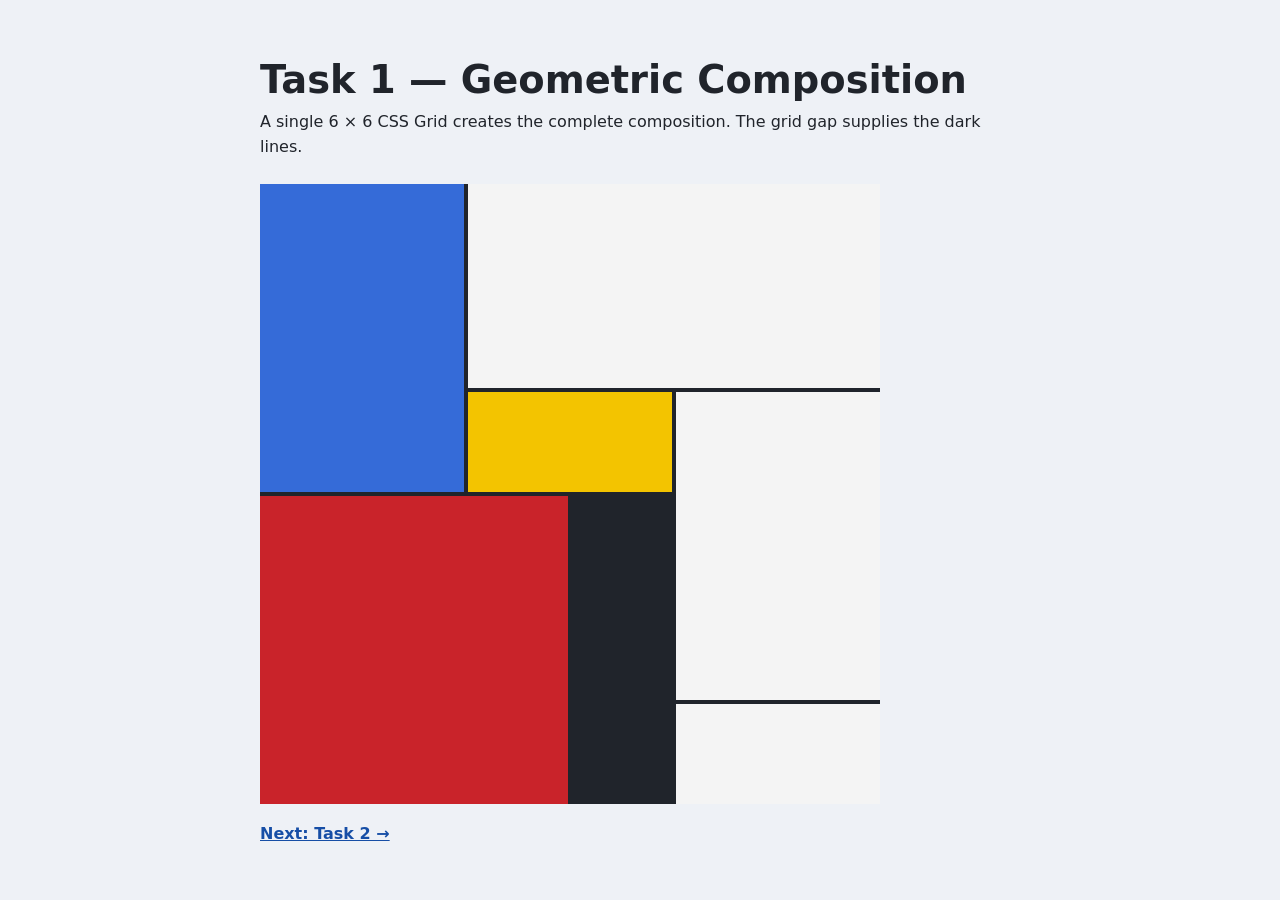
<file: assignment2/task1/index.html>
<!doctype html>
<html lang="en">
<head>
  <meta charset="utf-8">
  <meta name="viewport" content="width=device-width, initial-scale=1">
  <title>Task 1 — Geometric Composition</title>
  <link rel="stylesheet" href="style.css">
</head>
<body>
  <main class="page">
    <h1>Task 1 — Geometric Composition</h1>
    <p class="intro">A single 6 × 6 CSS Grid creates the complete composition. The grid gap supplies the dark lines.</p>
    <section class="composition" aria-label="Six by six geometric composition">
      <div class="block blue"></div>
      <div class="block top-white"></div>
      <div class="block yellow"></div>
      <div class="block middle-white"></div>
      <div class="block red"></div>
      <div class="block black"></div>
      <div class="block bottom-white"></div>
    </section>
    <a class="back" href="../task2/index.html">Next: Task 2 →</a>
  </main>
</body>
</html>
</file>
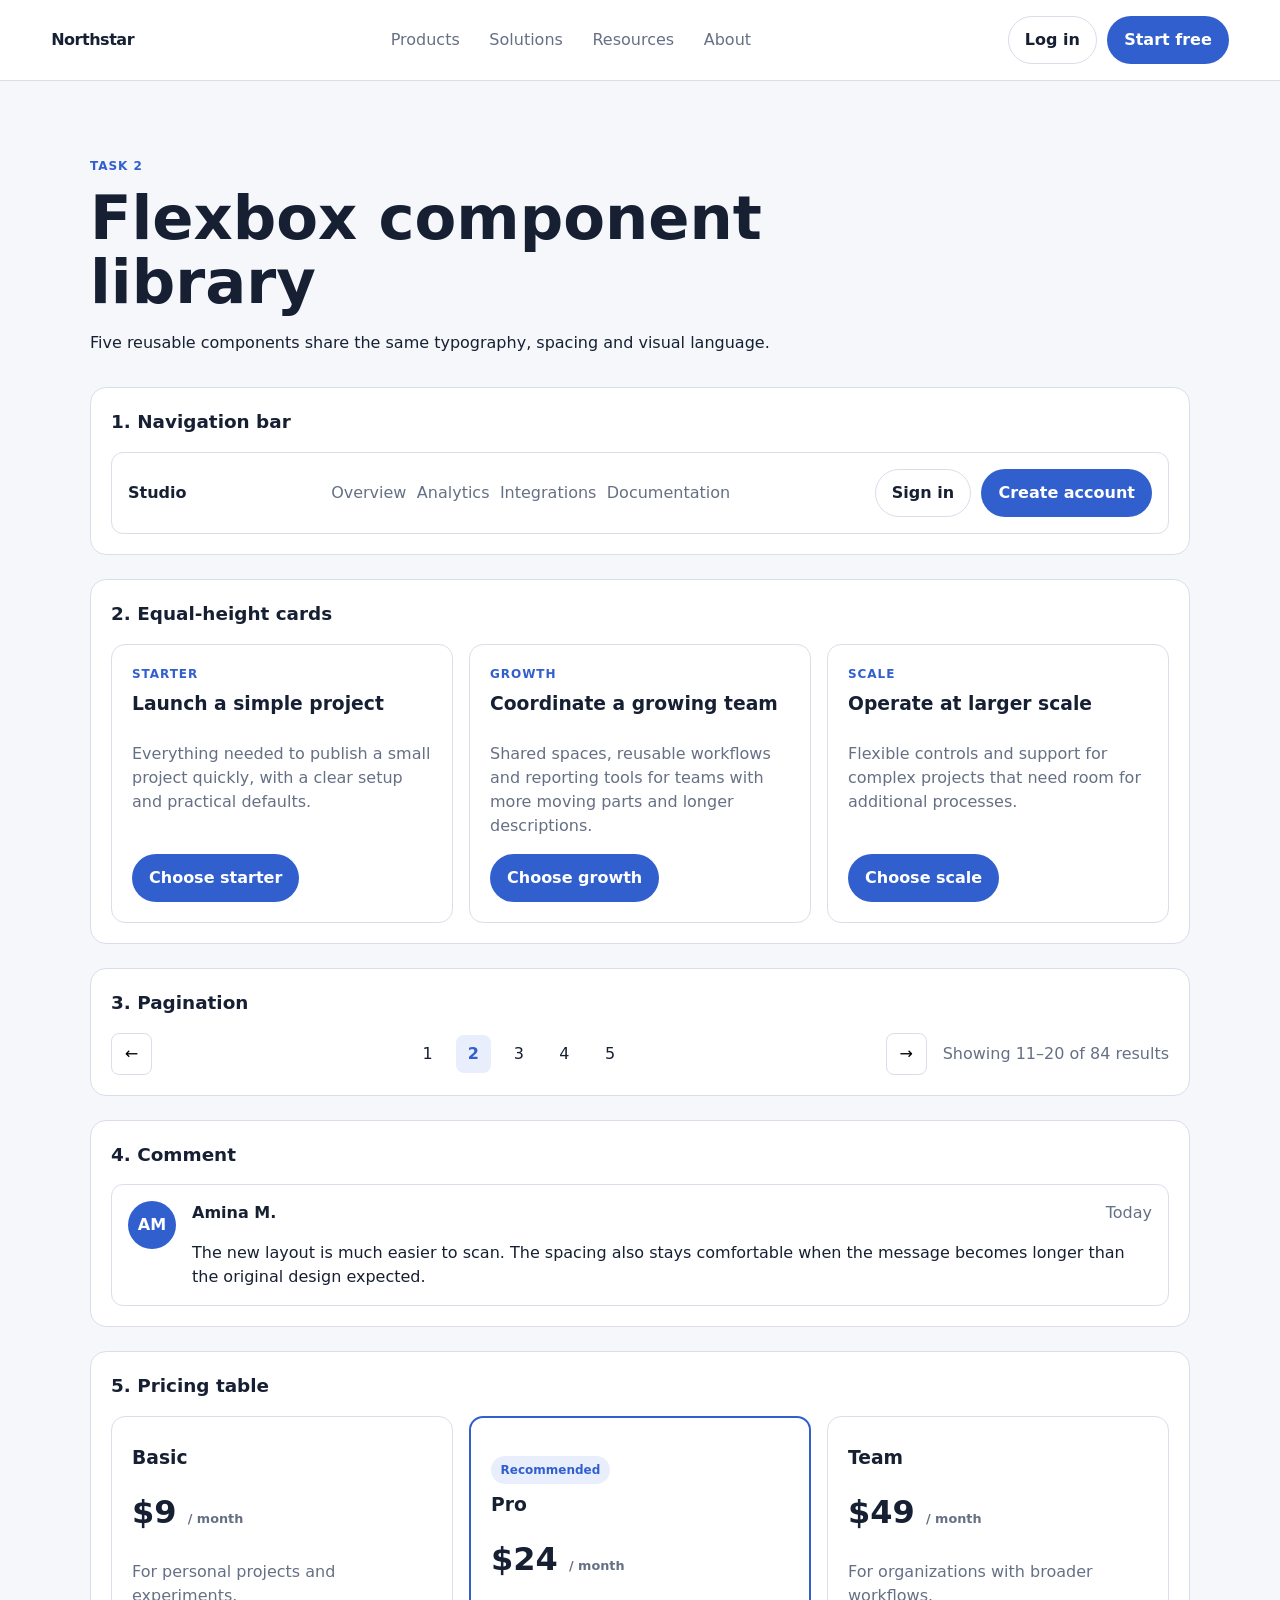
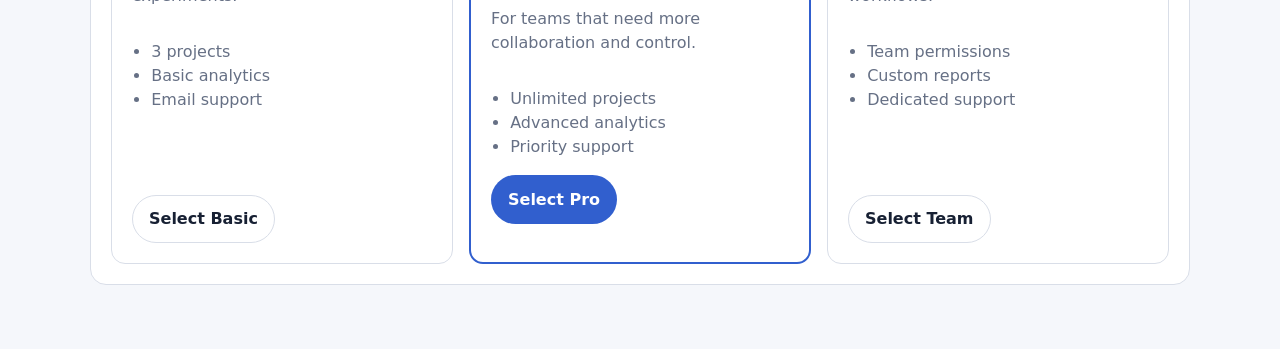
<file: assignment2/task2/index.html>
<!doctype html>
<html lang="en">
<head>
  <meta charset="utf-8">
  <meta name="viewport" content="width=device-width, initial-scale=1">
  <title>Task 2 — Flexbox Component Library</title>
  <link rel="stylesheet" href="style.css">
</head>
<body>
<header class="site-header">
  <a class="logo" href="#">Northstar</a>
  <nav class="nav-links" aria-label="Main navigation">
    <a href="#components">Products</a><a href="#components">Solutions</a><a href="#components">Resources</a><a href="#components">About</a>
  </nav>
  <div class="nav-actions"><a class="button secondary" href="#pricing">Log in</a><a class="button primary" href="#pricing">Start free</a></div>
</header>
<main id="components" class="library">
  <section class="hero"><p class="eyebrow">Task 2</p><h1>Flexbox component library</h1><p>Five reusable components share the same typography, spacing and visual language.</p></section>

  <section class="component"><h2>1. Navigation bar</h2><div class="demo-nav"><strong>Studio</strong><div class="demo-links"><a href="#">Overview</a><a href="#">Analytics</a><a href="#">Integrations</a><a href="#">Documentation</a></div><div class="demo-actions"><span class="button secondary">Sign in</span><span class="button primary">Create account</span></div></div></section>

  <section class="component"><h2>2. Equal-height cards</h2><div class="cards">
    <article class="card"><span class="tag">Starter</span><h3>Launch a simple project</h3><p>Everything needed to publish a small project quickly, with a clear setup and practical defaults.</p><a class="button primary" href="#">Choose starter</a></article>
    <article class="card"><span class="tag">Growth</span><h3>Coordinate a growing team</h3><p>Shared spaces, reusable workflows and reporting tools for teams with more moving parts and longer descriptions.</p><a class="button primary" href="#">Choose growth</a></article>
    <article class="card"><span class="tag">Scale</span><h3>Operate at larger scale</h3><p>Flexible controls and support for complex projects that need room for additional processes.</p><a class="button primary" href="#">Choose scale</a></article>
  </div></section>

  <section class="component"><h2>3. Pagination</h2><div class="pagination"><button class="page-arrow" aria-label="Previous">←</button><div class="pages"><a href="#">1</a><a class="current" href="#">2</a><a href="#">3</a><a href="#">4</a><a href="#">5</a></div><button class="page-arrow" aria-label="Next">→</button><span class="results">Showing 11–20 of 84 results</span></div></section>

  <section class="component"><h2>4. Comment</h2><article class="comment"><div class="avatar" aria-hidden="true">AM</div><div class="comment-body"><div class="comment-meta"><strong>Amina M.</strong><time datetime="2026-10-05">Today</time></div><p>The new layout is much easier to scan. The spacing also stays comfortable when the message becomes longer than the original design expected.</p></div></article></section>

  <section class="component" id="pricing"><h2>5. Pricing table</h2><div class="pricing"><article class="plan"><h3>Basic</h3><p class="price">$9 <small>/ month</small></p><p>For personal projects and experiments.</p><ul><li>3 projects</li><li>Basic analytics</li><li>Email support</li></ul><a class="button secondary" href="#">Select Basic</a></article><article class="plan featured"><span class="recommended">Recommended</span><h3>Pro</h3><p class="price">$24 <small>/ month</small></p><p>For teams that need more collaboration and control.</p><ul><li>Unlimited projects</li><li>Advanced analytics</li><li>Priority support</li></ul><a class="button primary" href="#">Select Pro</a></article><article class="plan"><h3>Team</h3><p class="price">$49 <small>/ month</small></p><p>For organizations with broader workflows.</p><ul><li>Team permissions</li><li>Custom reports</li><li>Dedicated support</li></ul><a class="button secondary" href="#">Select Team</a></article></div></section>
</main>
</body>
</html>
</file>
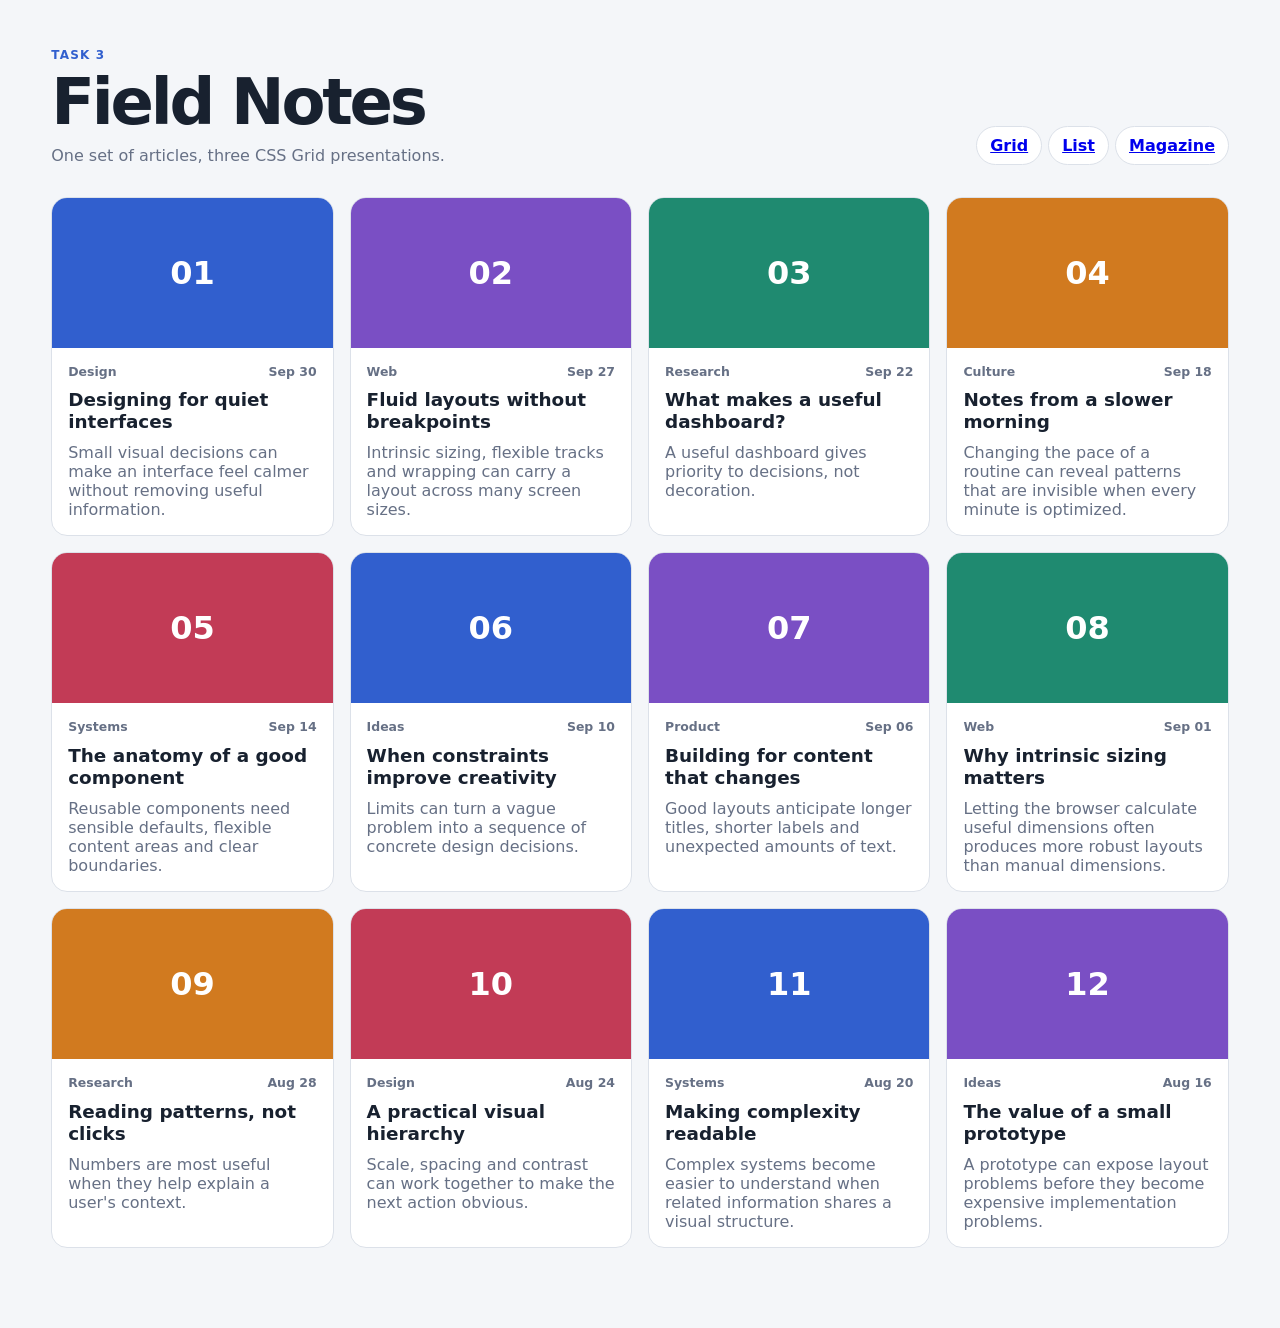
<file: assignment2/task3/index.html>
<!doctype html>
<html lang="en">
<head>
  <meta charset="utf-8">
  <meta name="viewport" content="width=device-width, initial-scale=1">
  <title>Task 3 — Three Layouts, One Markup</title>
  <link rel="stylesheet" href="style.css">
</head>
<body>
<main class="page">
  <header class="site-head">
    <div><p class="eyebrow">Task 3</p><h1>Field Notes</h1><p>One set of articles, three CSS Grid presentations.</p></div>
    <nav class="switcher" aria-label="Layout modes"><a href="index.html">Grid</a><a href="list.html">List</a><a href="magazine.html">Magazine</a></nav>
  </header>

  <!-- Change only the class on .articles: grid-mode, list-mode, or magazine-mode. The item markup stays identical. -->
  <section class="articles grid-mode" id="grid" aria-label="Article collection">
    <article class="item"><div class="thumb t1">01</div><div class="item-content"><div class="meta"><span>Design</span><time datetime="2026-09-30">Sep 30</time></div><h2>Designing for quiet interfaces</h2><p>Small visual decisions can make an interface feel calmer without removing useful information.</p></div></article>
    <article class="item"><div class="thumb t2">02</div><div class="item-content"><div class="meta"><span>Web</span><time datetime="2026-09-27">Sep 27</time></div><h2>Fluid layouts without breakpoints</h2><p>Intrinsic sizing, flexible tracks and wrapping can carry a layout across many screen sizes.</p></div></article>
    <article class="item"><div class="thumb t3">03</div><div class="item-content"><div class="meta"><span>Research</span><time datetime="2026-09-22">Sep 22</time></div><h2>What makes a useful dashboard?</h2><p>A useful dashboard gives priority to decisions, not decoration.</p></div></article>
    <article class="item"><div class="thumb t4">04</div><div class="item-content"><div class="meta"><span>Culture</span><time datetime="2026-09-18">Sep 18</time></div><h2>Notes from a slower morning</h2><p>Changing the pace of a routine can reveal patterns that are invisible when every minute is optimized.</p></div></article>
    <article class="item"><div class="thumb t5">05</div><div class="item-content"><div class="meta"><span>Systems</span><time datetime="2026-09-14">Sep 14</time></div><h2>The anatomy of a good component</h2><p>Reusable components need sensible defaults, flexible content areas and clear boundaries.</p></div></article>
    <article class="item"><div class="thumb t6">06</div><div class="item-content"><div class="meta"><span>Ideas</span><time datetime="2026-09-10">Sep 10</time></div><h2>When constraints improve creativity</h2><p>Limits can turn a vague problem into a sequence of concrete design decisions.</p></div></article>
    <article class="item"><div class="thumb t7">07</div><div class="item-content"><div class="meta"><span>Product</span><time datetime="2026-09-06">Sep 06</time></div><h2>Building for content that changes</h2><p>Good layouts anticipate longer titles, shorter labels and unexpected amounts of text.</p></div></article>
    <article class="item"><div class="thumb t8">08</div><div class="item-content"><div class="meta"><span>Web</span><time datetime="2026-09-01">Sep 01</time></div><h2>Why intrinsic sizing matters</h2><p>Letting the browser calculate useful dimensions often produces more robust layouts than manual dimensions.</p></div></article>
    <article class="item"><div class="thumb t9">09</div><div class="item-content"><div class="meta"><span>Research</span><time datetime="2026-08-28">Aug 28</time></div><h2>Reading patterns, not clicks</h2><p>Numbers are most useful when they help explain a user's context.</p></div></article>
    <article class="item"><div class="thumb t10">10</div><div class="item-content"><div class="meta"><span>Design</span><time datetime="2026-08-24">Aug 24</time></div><h2>A practical visual hierarchy</h2><p>Scale, spacing and contrast can work together to make the next action obvious.</p></div></article>
    <article class="item"><div class="thumb t11">11</div><div class="item-content"><div class="meta"><span>Systems</span><time datetime="2026-08-20">Aug 20</time></div><h2>Making complexity readable</h2><p>Complex systems become easier to understand when related information shares a visual structure.</p></div></article>
    <article class="item"><div class="thumb t12">12</div><div class="item-content"><div class="meta"><span>Ideas</span><time datetime="2026-08-16">Aug 16</time></div><h2>The value of a small prototype</h2><p>A prototype can expose layout problems before they become expensive implementation problems.</p></div></article>
  </section>
</main>
</body>
</html>
</file>
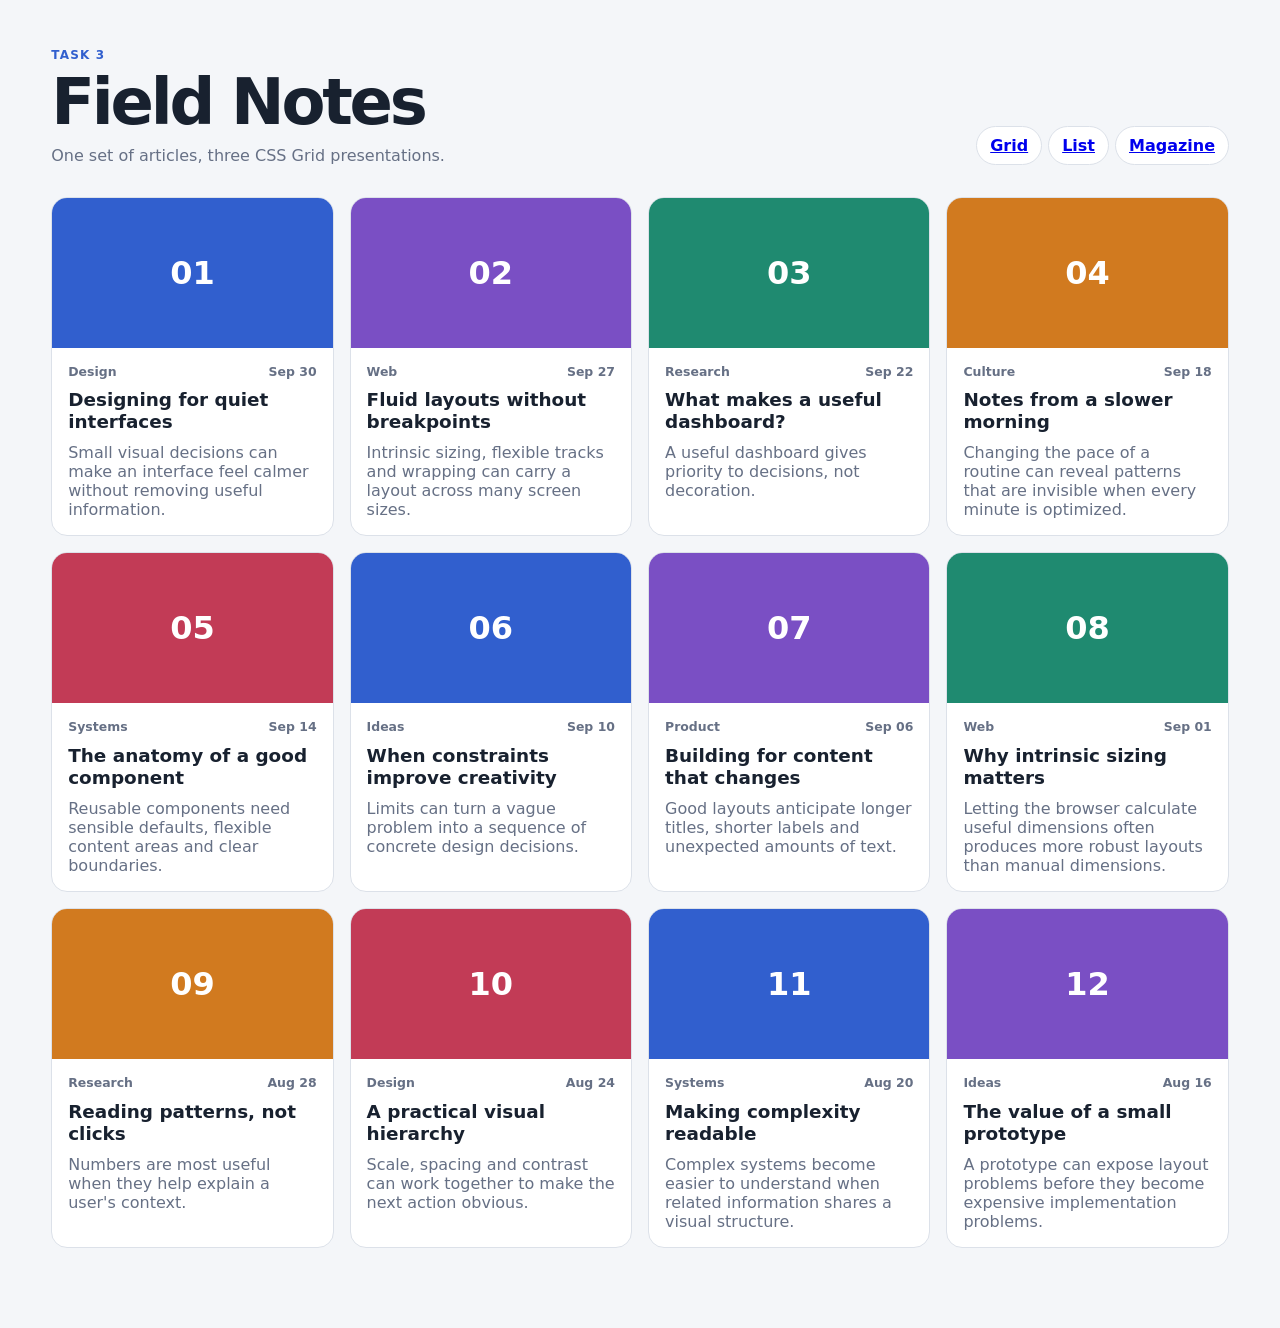
<file: assignment2/task3/grid.html>
<!doctype html>
<html lang="en">
<head>
  <meta charset="utf-8">
  <meta name="viewport" content="width=device-width, initial-scale=1">
  <title>Task 3 — Three Layouts, One Markup</title>
  <link rel="stylesheet" href="style.css">
</head>
<body>
<main class="page">
  <header class="site-head">
    <div><p class="eyebrow">Task 3</p><h1>Field Notes</h1><p>One set of articles, three CSS Grid presentations.</p></div>
    <nav class="switcher" aria-label="Layout modes"><a href="grid.html">Grid</a><a href="list.html">List</a><a href="magazine.html">Magazine</a></nav>
  </header>

  <!-- Change only the class on .articles: grid-mode, list-mode, or magazine-mode. The item markup stays identical. -->
  <section class="articles grid-mode" id="grid" aria-label="Article collection">
    <article class="item"><div class="thumb t1">01</div><div class="item-content"><div class="meta"><span>Design</span><time datetime="2026-09-30">Sep 30</time></div><h2>Designing for quiet interfaces</h2><p>Small visual decisions can make an interface feel calmer without removing useful information.</p></div></article>
    <article class="item"><div class="thumb t2">02</div><div class="item-content"><div class="meta"><span>Web</span><time datetime="2026-09-27">Sep 27</time></div><h2>Fluid layouts without breakpoints</h2><p>Intrinsic sizing, flexible tracks and wrapping can carry a layout across many screen sizes.</p></div></article>
    <article class="item"><div class="thumb t3">03</div><div class="item-content"><div class="meta"><span>Research</span><time datetime="2026-09-22">Sep 22</time></div><h2>What makes a useful dashboard?</h2><p>A useful dashboard gives priority to decisions, not decoration.</p></div></article>
    <article class="item"><div class="thumb t4">04</div><div class="item-content"><div class="meta"><span>Culture</span><time datetime="2026-09-18">Sep 18</time></div><h2>Notes from a slower morning</h2><p>Changing the pace of a routine can reveal patterns that are invisible when every minute is optimized.</p></div></article>
    <article class="item"><div class="thumb t5">05</div><div class="item-content"><div class="meta"><span>Systems</span><time datetime="2026-09-14">Sep 14</time></div><h2>The anatomy of a good component</h2><p>Reusable components need sensible defaults, flexible content areas and clear boundaries.</p></div></article>
    <article class="item"><div class="thumb t6">06</div><div class="item-content"><div class="meta"><span>Ideas</span><time datetime="2026-09-10">Sep 10</time></div><h2>When constraints improve creativity</h2><p>Limits can turn a vague problem into a sequence of concrete design decisions.</p></div></article>
    <article class="item"><div class="thumb t7">07</div><div class="item-content"><div class="meta"><span>Product</span><time datetime="2026-09-06">Sep 06</time></div><h2>Building for content that changes</h2><p>Good layouts anticipate longer titles, shorter labels and unexpected amounts of text.</p></div></article>
    <article class="item"><div class="thumb t8">08</div><div class="item-content"><div class="meta"><span>Web</span><time datetime="2026-09-01">Sep 01</time></div><h2>Why intrinsic sizing matters</h2><p>Letting the browser calculate useful dimensions often produces more robust layouts than manual dimensions.</p></div></article>
    <article class="item"><div class="thumb t9">09</div><div class="item-content"><div class="meta"><span>Research</span><time datetime="2026-08-28">Aug 28</time></div><h2>Reading patterns, not clicks</h2><p>Numbers are most useful when they help explain a user's context.</p></div></article>
    <article class="item"><div class="thumb t10">10</div><div class="item-content"><div class="meta"><span>Design</span><time datetime="2026-08-24">Aug 24</time></div><h2>A practical visual hierarchy</h2><p>Scale, spacing and contrast can work together to make the next action obvious.</p></div></article>
    <article class="item"><div class="thumb t11">11</div><div class="item-content"><div class="meta"><span>Systems</span><time datetime="2026-08-20">Aug 20</time></div><h2>Making complexity readable</h2><p>Complex systems become easier to understand when related information shares a visual structure.</p></div></article>
    <article class="item"><div class="thumb t12">12</div><div class="item-content"><div class="meta"><span>Ideas</span><time datetime="2026-08-16">Aug 16</time></div><h2>The value of a small prototype</h2><p>A prototype can expose layout problems before they become expensive implementation problems.</p></div></article>
  </section>
</main>
</body>
</html>
</file>
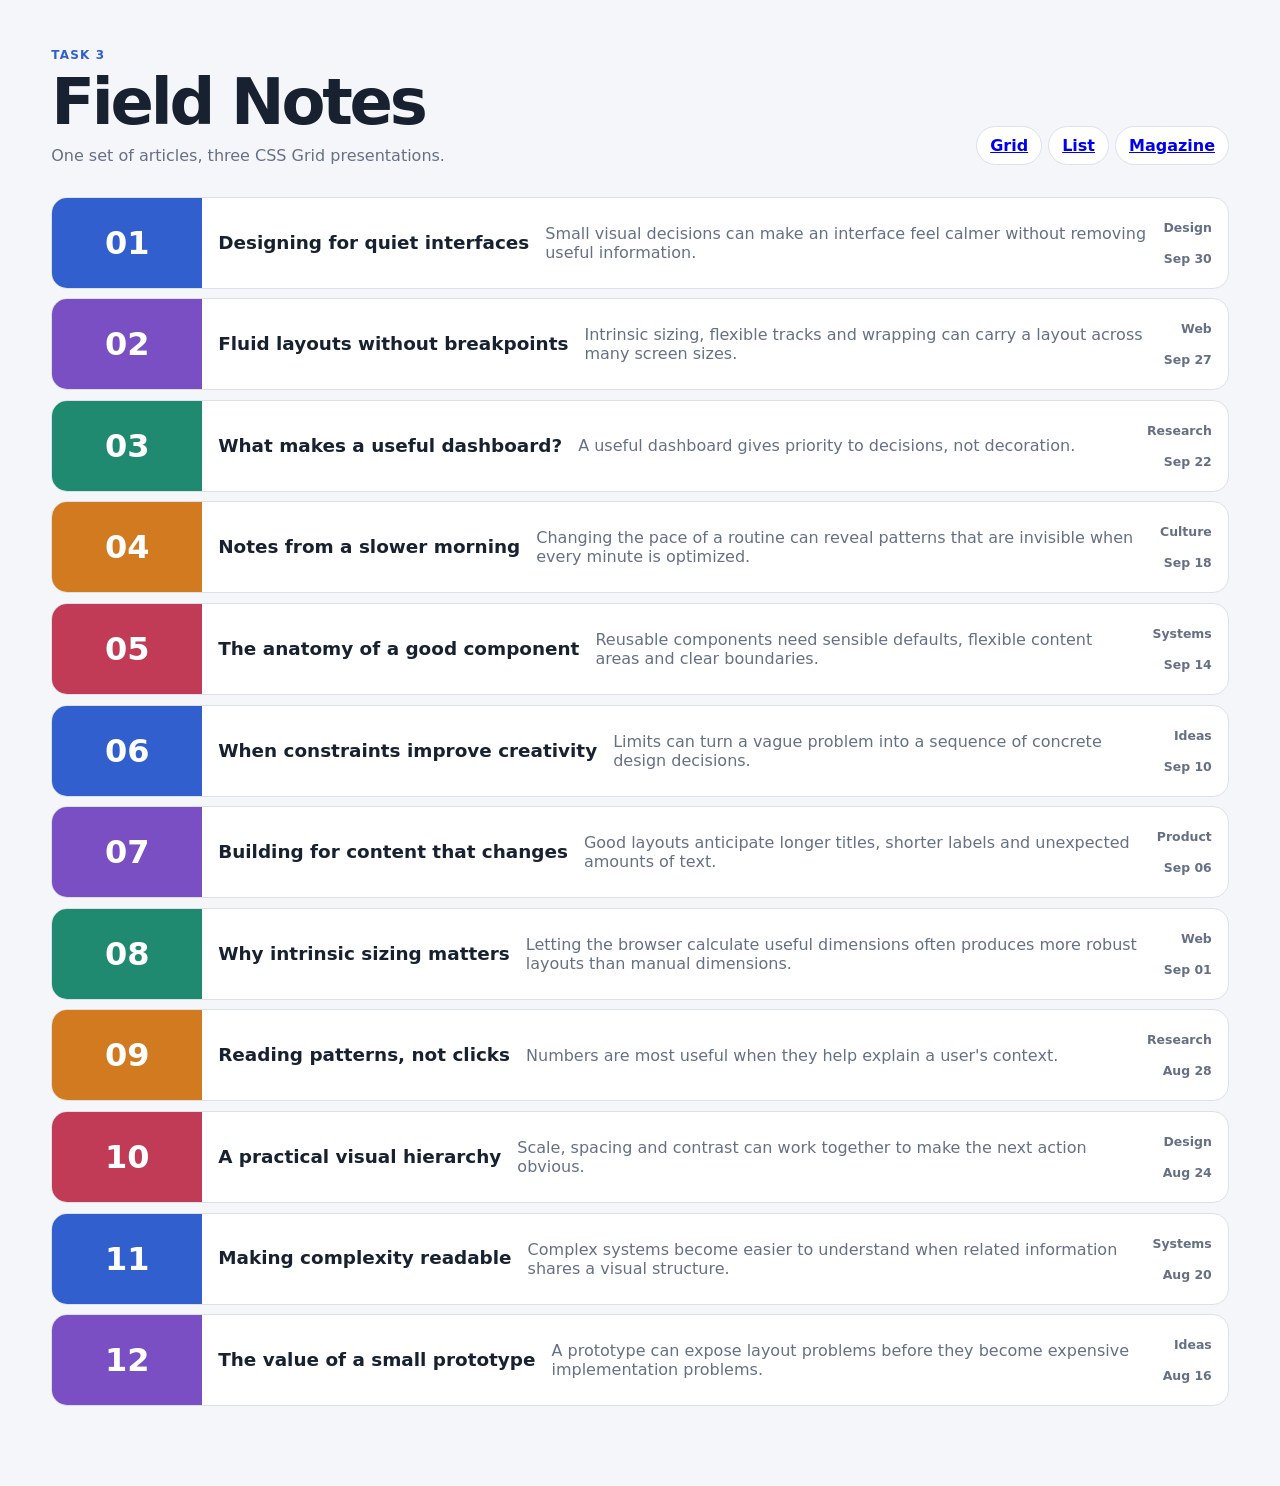
<file: assignment2/task3/list.html>
<!doctype html>
<html lang="en">
<head>
  <meta charset="utf-8">
  <meta name="viewport" content="width=device-width, initial-scale=1">
  <title>Task 3 — Three Layouts, One Markup</title>
  <link rel="stylesheet" href="style.css">
</head>
<body>
<main class="page">
  <header class="site-head">
    <div><p class="eyebrow">Task 3</p><h1>Field Notes</h1><p>One set of articles, three CSS Grid presentations.</p></div>
    <nav class="switcher" aria-label="Layout modes"><a href="grid.html">Grid</a><a href="list.html">List</a><a href="magazine.html">Magazine</a></nav>
  </header>

  <!-- Change only the class on .articles: grid-mode, list-mode, or magazine-mode. The item markup stays identical. -->
  <section class="articles list-mode" id="grid" aria-label="Article collection">
    <article class="item"><div class="thumb t1">01</div><div class="item-content"><div class="meta"><span>Design</span><time datetime="2026-09-30">Sep 30</time></div><h2>Designing for quiet interfaces</h2><p>Small visual decisions can make an interface feel calmer without removing useful information.</p></div></article>
    <article class="item"><div class="thumb t2">02</div><div class="item-content"><div class="meta"><span>Web</span><time datetime="2026-09-27">Sep 27</time></div><h2>Fluid layouts without breakpoints</h2><p>Intrinsic sizing, flexible tracks and wrapping can carry a layout across many screen sizes.</p></div></article>
    <article class="item"><div class="thumb t3">03</div><div class="item-content"><div class="meta"><span>Research</span><time datetime="2026-09-22">Sep 22</time></div><h2>What makes a useful dashboard?</h2><p>A useful dashboard gives priority to decisions, not decoration.</p></div></article>
    <article class="item"><div class="thumb t4">04</div><div class="item-content"><div class="meta"><span>Culture</span><time datetime="2026-09-18">Sep 18</time></div><h2>Notes from a slower morning</h2><p>Changing the pace of a routine can reveal patterns that are invisible when every minute is optimized.</p></div></article>
    <article class="item"><div class="thumb t5">05</div><div class="item-content"><div class="meta"><span>Systems</span><time datetime="2026-09-14">Sep 14</time></div><h2>The anatomy of a good component</h2><p>Reusable components need sensible defaults, flexible content areas and clear boundaries.</p></div></article>
    <article class="item"><div class="thumb t6">06</div><div class="item-content"><div class="meta"><span>Ideas</span><time datetime="2026-09-10">Sep 10</time></div><h2>When constraints improve creativity</h2><p>Limits can turn a vague problem into a sequence of concrete design decisions.</p></div></article>
    <article class="item"><div class="thumb t7">07</div><div class="item-content"><div class="meta"><span>Product</span><time datetime="2026-09-06">Sep 06</time></div><h2>Building for content that changes</h2><p>Good layouts anticipate longer titles, shorter labels and unexpected amounts of text.</p></div></article>
    <article class="item"><div class="thumb t8">08</div><div class="item-content"><div class="meta"><span>Web</span><time datetime="2026-09-01">Sep 01</time></div><h2>Why intrinsic sizing matters</h2><p>Letting the browser calculate useful dimensions often produces more robust layouts than manual dimensions.</p></div></article>
    <article class="item"><div class="thumb t9">09</div><div class="item-content"><div class="meta"><span>Research</span><time datetime="2026-08-28">Aug 28</time></div><h2>Reading patterns, not clicks</h2><p>Numbers are most useful when they help explain a user's context.</p></div></article>
    <article class="item"><div class="thumb t10">10</div><div class="item-content"><div class="meta"><span>Design</span><time datetime="2026-08-24">Aug 24</time></div><h2>A practical visual hierarchy</h2><p>Scale, spacing and contrast can work together to make the next action obvious.</p></div></article>
    <article class="item"><div class="thumb t11">11</div><div class="item-content"><div class="meta"><span>Systems</span><time datetime="2026-08-20">Aug 20</time></div><h2>Making complexity readable</h2><p>Complex systems become easier to understand when related information shares a visual structure.</p></div></article>
    <article class="item"><div class="thumb t12">12</div><div class="item-content"><div class="meta"><span>Ideas</span><time datetime="2026-08-16">Aug 16</time></div><h2>The value of a small prototype</h2><p>A prototype can expose layout problems before they become expensive implementation problems.</p></div></article>
  </section>
</main>
</body>
</html>
</file>
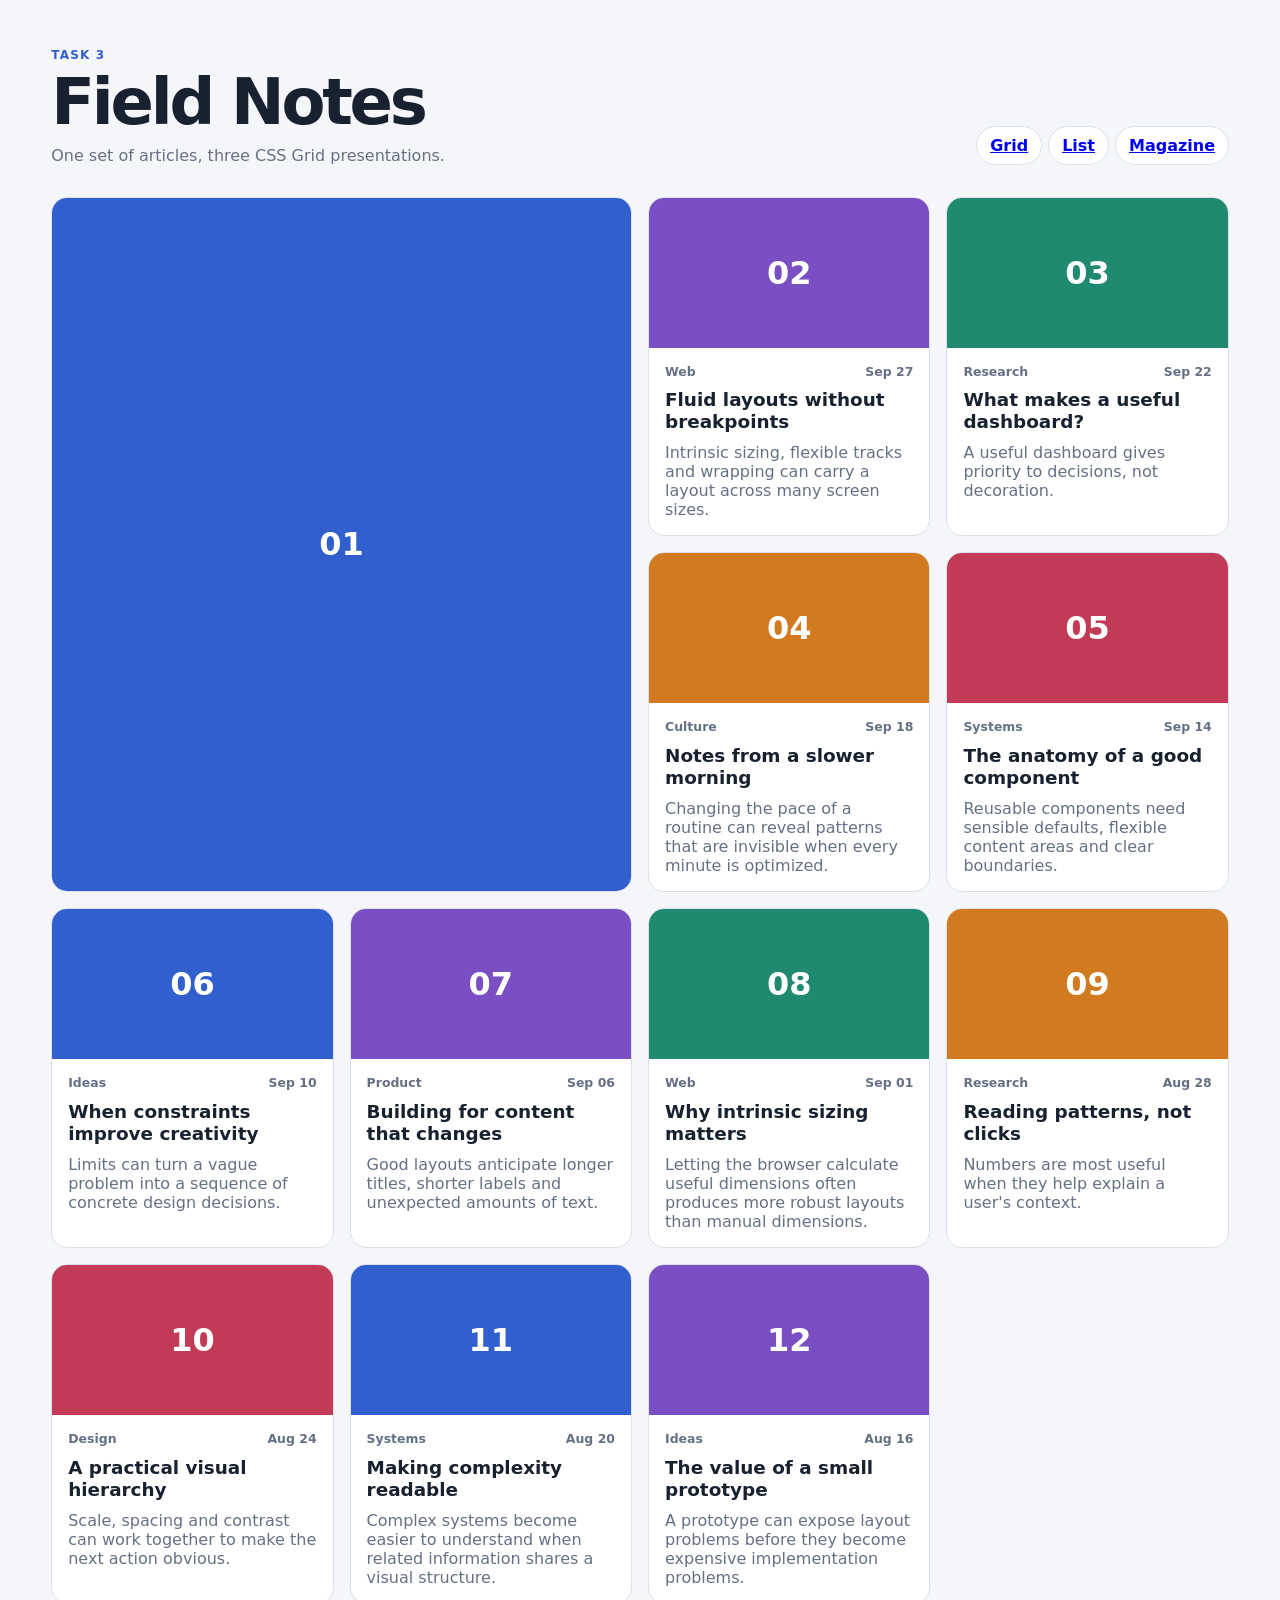
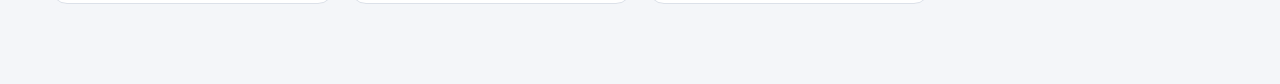
<file: assignment2/task3/magazine.html>
<!doctype html>
<html lang="en">
<head>
  <meta charset="utf-8">
  <meta name="viewport" content="width=device-width, initial-scale=1">
  <title>Task 3 — Three Layouts, One Markup</title>
  <link rel="stylesheet" href="style.css">
</head>
<body>
<main class="page">
  <header class="site-head">
    <div><p class="eyebrow">Task 3</p><h1>Field Notes</h1><p>One set of articles, three CSS Grid presentations.</p></div>
    <nav class="switcher" aria-label="Layout modes"><a href="grid.html">Grid</a><a href="list.html">List</a><a href="magazine.html">Magazine</a></nav>
  </header>

  <!-- Change only the class on .articles: grid-mode, list-mode, or magazine-mode. The item markup stays identical. -->
  <section class="articles magazine-mode" id="grid" aria-label="Article collection">
    <article class="item"><div class="thumb t1">01</div><div class="item-content"><div class="meta"><span>Design</span><time datetime="2026-09-30">Sep 30</time></div><h2>Designing for quiet interfaces</h2><p>Small visual decisions can make an interface feel calmer without removing useful information.</p></div></article>
    <article class="item"><div class="thumb t2">02</div><div class="item-content"><div class="meta"><span>Web</span><time datetime="2026-09-27">Sep 27</time></div><h2>Fluid layouts without breakpoints</h2><p>Intrinsic sizing, flexible tracks and wrapping can carry a layout across many screen sizes.</p></div></article>
    <article class="item"><div class="thumb t3">03</div><div class="item-content"><div class="meta"><span>Research</span><time datetime="2026-09-22">Sep 22</time></div><h2>What makes a useful dashboard?</h2><p>A useful dashboard gives priority to decisions, not decoration.</p></div></article>
    <article class="item"><div class="thumb t4">04</div><div class="item-content"><div class="meta"><span>Culture</span><time datetime="2026-09-18">Sep 18</time></div><h2>Notes from a slower morning</h2><p>Changing the pace of a routine can reveal patterns that are invisible when every minute is optimized.</p></div></article>
    <article class="item"><div class="thumb t5">05</div><div class="item-content"><div class="meta"><span>Systems</span><time datetime="2026-09-14">Sep 14</time></div><h2>The anatomy of a good component</h2><p>Reusable components need sensible defaults, flexible content areas and clear boundaries.</p></div></article>
    <article class="item"><div class="thumb t6">06</div><div class="item-content"><div class="meta"><span>Ideas</span><time datetime="2026-09-10">Sep 10</time></div><h2>When constraints improve creativity</h2><p>Limits can turn a vague problem into a sequence of concrete design decisions.</p></div></article>
    <article class="item"><div class="thumb t7">07</div><div class="item-content"><div class="meta"><span>Product</span><time datetime="2026-09-06">Sep 06</time></div><h2>Building for content that changes</h2><p>Good layouts anticipate longer titles, shorter labels and unexpected amounts of text.</p></div></article>
    <article class="item"><div class="thumb t8">08</div><div class="item-content"><div class="meta"><span>Web</span><time datetime="2026-09-01">Sep 01</time></div><h2>Why intrinsic sizing matters</h2><p>Letting the browser calculate useful dimensions often produces more robust layouts than manual dimensions.</p></div></article>
    <article class="item"><div class="thumb t9">09</div><div class="item-content"><div class="meta"><span>Research</span><time datetime="2026-08-28">Aug 28</time></div><h2>Reading patterns, not clicks</h2><p>Numbers are most useful when they help explain a user's context.</p></div></article>
    <article class="item"><div class="thumb t10">10</div><div class="item-content"><div class="meta"><span>Design</span><time datetime="2026-08-24">Aug 24</time></div><h2>A practical visual hierarchy</h2><p>Scale, spacing and contrast can work together to make the next action obvious.</p></div></article>
    <article class="item"><div class="thumb t11">11</div><div class="item-content"><div class="meta"><span>Systems</span><time datetime="2026-08-20">Aug 20</time></div><h2>Making complexity readable</h2><p>Complex systems become easier to understand when related information shares a visual structure.</p></div></article>
    <article class="item"><div class="thumb t12">12</div><div class="item-content"><div class="meta"><span>Ideas</span><time datetime="2026-08-16">Aug 16</time></div><h2>The value of a small prototype</h2><p>A prototype can expose layout problems before they become expensive implementation problems.</p></div></article>
  </section>
</main>
</body>
</html>
</file>
<file: assignment2/task1/style.css>
* { box-sizing: border-box; }
:root { --ink:#20242b; --line:#20242b; --blue:#356bd8; --yellow:#f3c400; --red:#c9232a; --paper:#f4f4f4; }
body { margin:0; min-height:100vh; display:grid; place-items:center; padding:2rem; font-family:Inter,system-ui,sans-serif; color:var(--ink); background:#eef1f6; }
.page { width:min(92vw, 760px); }
h1 { margin:0 0 .5rem; font-size:clamp(1.5rem,4vw,2.4rem); }
.intro { margin:0 0 1.5rem; line-height:1.55; }
.composition { width:min(78vw, 78vh, 620px); aspect-ratio:1; display:grid; grid-template-columns:repeat(6,1fr); grid-template-rows:repeat(6,1fr); gap:4px; background:var(--line); }
.block { min-width:0; min-height:0; }
.blue { grid-column:1 / 3; grid-row:1 / 4; background:var(--blue); }
.top-white { grid-column:3 / 7; grid-row:1 / 3; background:var(--paper); }
.yellow { grid-column:3 / 5; grid-row:3 / 4; background:var(--yellow); }
.middle-white { grid-column:5 / 7; grid-row:3 / 6; background:var(--paper); }
.red { grid-column:1 / 4; grid-row:4 / 7; background:var(--red); }
.black { grid-column:4 / 5; grid-row:4 / 7; background:var(--line); }
.bottom-white { grid-column:5 / 7; grid-row:6 / 7; background:var(--paper); }
.back { display:inline-block; margin-top:1.25rem; color:#164ea6; font-weight:700; }
</file>
<file: assignment2/task2/style.css>
* { box-sizing:border-box; }
:root { --ink:#172033; --muted:#667085; --line:#d9dee8; --surface:#fff; --soft:#f5f7fb; --accent:#315fce; --accent-dark:#234aa8; --radius:16px; }
body { margin:0; color:var(--ink); background:var(--soft); font-family:Inter,system-ui,sans-serif; line-height:1.5; }
a { color:inherit; text-decoration:none; }
.site-header { display:flex; align-items:center; gap:1rem; padding:1rem clamp(1rem,4vw,4rem); background:var(--surface); border-bottom:1px solid var(--line); }
.logo { font-weight:800; letter-spacing:-.03em; white-space:nowrap; }
.nav-links,.nav-actions,.demo-links,.demo-actions,.pages { display:flex; align-items:center; gap:.65rem; flex-wrap:wrap; }
.nav-links { flex:1; justify-content:center; }
.nav-links a { color:var(--muted); padding:.45rem .6rem; }
.nav-actions { margin-left:auto; }
.button { display:inline-flex; align-items:center; justify-content:center; padding:.7rem 1rem; border-radius:999px; border:1px solid transparent; font-weight:750; white-space:nowrap; }
.primary { color:white; background:var(--accent); }
.primary:hover { background:var(--accent-dark); }
.secondary { color:var(--ink); background:white; border-color:var(--line); }
.library { width:min(1100px,92vw); margin:0 auto; padding:4rem 0; }
.hero { margin-bottom:2rem; max-width:720px; }
.eyebrow,.tag { color:var(--accent); font-weight:800; text-transform:uppercase; letter-spacing:.08em; font-size:.75rem; }
h1 { margin:.25rem 0 .75rem; font-size:clamp(2rem,5vw,3.8rem); line-height:1.05; }
h2 { font-size:1.15rem; margin:0 0 1rem; }
.component { margin-top:1.5rem; padding:1.25rem; border:1px solid var(--line); border-radius:var(--radius); background:var(--surface); }
.demo-nav { display:flex; align-items:center; gap:1rem; flex-wrap:wrap; padding:1rem; border:1px solid var(--line); border-radius:12px; }
.demo-links { flex:1; justify-content:center; }
.demo-links a { color:var(--muted); }
.cards,.pricing { display:flex; gap:1rem; align-items:stretch; flex-wrap:wrap; }
.card,.plan { flex:1 1 220px; display:flex; flex-direction:column; padding:1.25rem; border:1px solid var(--line); border-radius:14px; background:white; }
.card h3,.plan h3 { margin:.45rem 0 .5rem; }
.card p,.plan p { color:var(--muted); }
.card .button,.plan .button { margin-top:auto; align-self:flex-start; }
.pagination { display:flex; align-items:center; gap:1rem; flex-wrap:wrap; }
.pages { flex:1; justify-content:center; }
.pages a { min-width:2.2rem; text-align:center; padding:.45rem .6rem; border-radius:8px; }
.pages .current { background:#e8eefc; color:var(--accent); font-weight:800; }
.page-arrow { border:1px solid var(--line); background:white; border-radius:8px; padding:.5rem .8rem; font:inherit; }
.results { margin-left:auto; color:var(--muted); }
.comment { display:flex; align-items:flex-start; gap:1rem; padding:1rem; border:1px solid var(--line); border-radius:12px; }
.avatar { flex:0 0 3rem; width:3rem; height:3rem; display:grid; place-items:center; border-radius:50%; color:white; background:var(--accent); font-weight:800; }
.comment-body { min-width:0; flex:1; }
.comment-meta { display:flex; justify-content:space-between; gap:1rem; }
.comment-meta time { color:var(--muted); }
.comment p { margin-bottom:0; }
.plan { position:relative; }
.plan.featured { padding-block:2.4rem; border:2px solid var(--accent); }
.recommended { align-self:flex-start; padding:.3rem .6rem; border-radius:999px; background:#e8eefc; color:var(--accent); font-size:.75rem; font-weight:800; }
.price { color:var(--ink) !important; font-size:2rem; font-weight:850; margin:.5rem 0; }
.price small { color:var(--muted); font-size:.8rem; font-weight:600; }
.plan ul { padding-left:1.2rem; color:var(--muted); }
</file>
<file: assignment2/task3/style.css>
* { box-sizing:border-box; }
:root { --ink:#18212f; --muted:#667085; --line:#dce1e9; --paper:#fff; --soft:#f4f6f9; --accent:#315fce; }
html { scroll-behavior:smooth; }
body { margin:0; background:var(--soft); color:var(--ink); font-family:Inter,system-ui,sans-serif; }
.page { width:min(1200px,92vw); margin:0 auto; padding:3rem 0 5rem; }
.site-head { display:flex; justify-content:space-between; align-items:end; gap:2rem; margin-bottom:2rem; }
.eyebrow { margin:0; color:var(--accent); font-size:.75rem; font-weight:850; text-transform:uppercase; letter-spacing:.1em; }
h1 { margin:.2rem 0 .4rem; font-size:clamp(2rem,5vw,4rem); letter-spacing:-.05em; }
.site-head p:last-child { margin:0; color:var(--muted); }
.switcher { display:flex; flex-wrap:wrap; gap:.4rem; }
.switcher a { padding:.55rem .8rem; border:1px solid var(--line); border-radius:999px; background:white; font-weight:750; }
.articles { display:grid; grid-template-columns:repeat(auto-fit,minmax(min(100%,250px),1fr)); gap:1rem; }
.item { min-width:0; display:flex; flex-direction:column; overflow:hidden; border:1px solid var(--line); border-radius:16px; background:var(--paper); }
.thumb { min-height:150px; display:grid; place-items:center; font-size:2rem; font-weight:900; color:white; }
.t1,.t6,.t11{background:#315fce}.t2,.t7,.t12{background:#7a4fc4}.t3,.t8{background:#1f8a70}.t4,.t9{background:#d17a1f}.t5,.t10{background:#c23b56}
.item-content { display:flex; flex-direction:column; gap:.45rem; padding:1rem; flex:1; }
.meta { display:flex; justify-content:space-between; gap:1rem; color:var(--muted); font-size:.78rem; font-weight:750; }
.item h2 { margin:.2rem 0; font-size:1.15rem; line-height:1.2; }
.item p { margin:0; color:var(--muted); }

/* LIST MODE: Grid creates one row per item; Flexbox handles the item internals. */
.articles.list-mode { grid-template-columns:1fr; gap:.6rem; }
.articles.list-mode .item { display:flex; flex-direction:row; align-items:stretch; }
.articles.list-mode .thumb { flex:0 0 clamp(90px,14vw,150px); min-height:90px; }
.articles.list-mode .item-content { flex-direction:row; align-items:center; gap:1rem; }
.articles.list-mode .item-content .meta { order:3; margin-left:auto; flex-direction:column; align-items:flex-end; }
.articles.list-mode .item-content p { flex:1; }

/* MAGAZINE MODE: Grid places the lead item across several tracks; the same markup remains. */
.articles.magazine-mode { grid-template-columns:repeat(4,minmax(0,1fr)); grid-auto-rows:minmax(150px,auto); }
.articles.magazine-mode .item:first-child { grid-column:span 2; grid-row:span 2; }
.articles.magazine-mode .item:first-child .thumb { min-height:100%; }
.articles.magazine-mode .item:first-child h2 { font-size:clamp(1.5rem,3vw,2.6rem); }

/* Grid is the layout engine for all three modes; Flexbox is the layout engine inside each item. */
</file>
